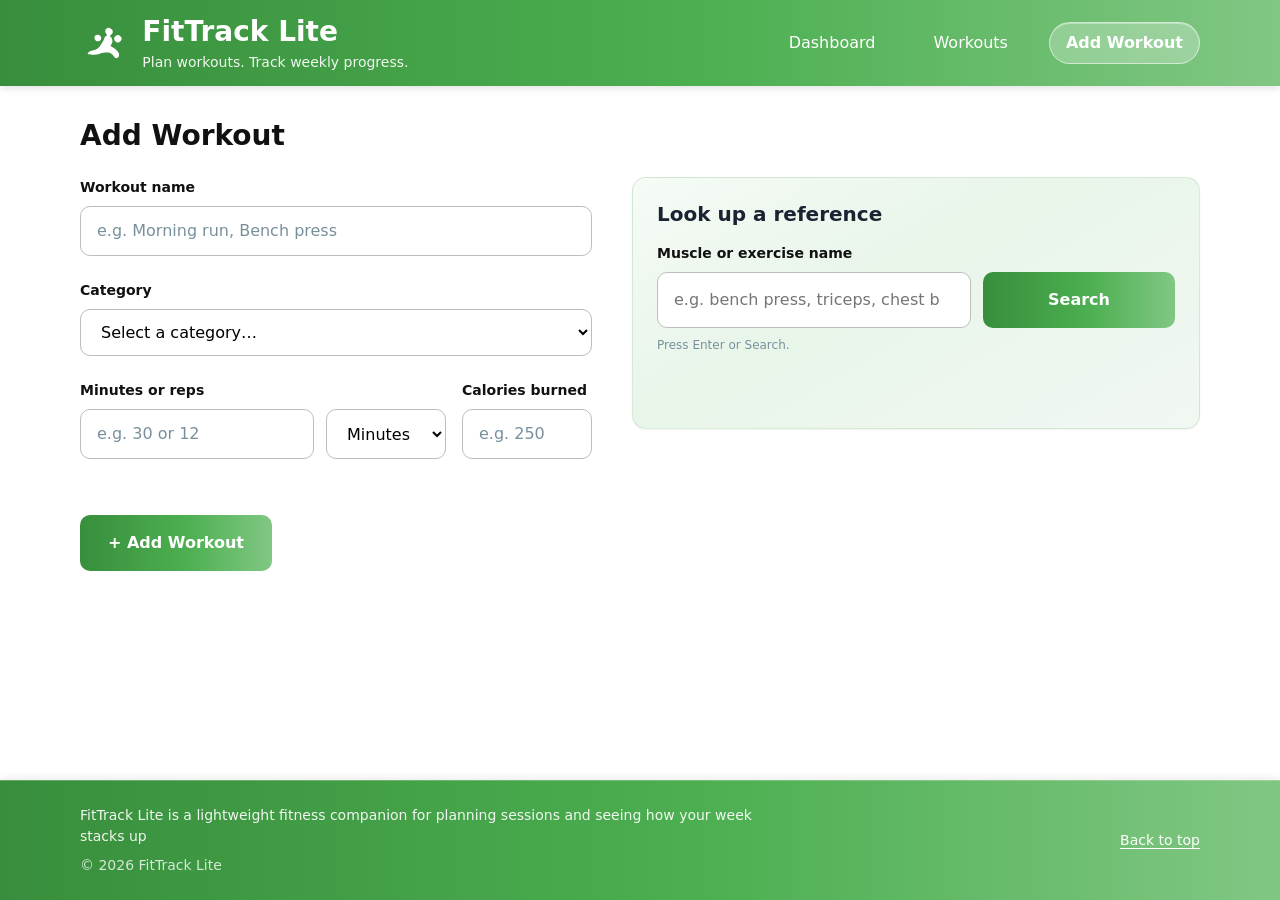
<file: add-workout.html>
<!DOCTYPE html>
<html lang="en">
<head>
  <meta charset="UTF-8">
  <meta name="viewport" content="width=device-width, initial-scale=1.0">
  <meta name="description" content="FitTrack Lite — Log workouts, set duration or reps, and search exercises to build sessions faster.">
  <!-- Exercise demos: same-origin GET /api/exercisedb (Vercel serverless). Set EXERCISEDB_RAPIDAPI_KEY in Vercel → Environment Variables. -->
  <meta name="fittrack-exercisedb-proxy" content="/api/exercisedb">
  <title>FitTrack Lite — Add Workout</title>
  <link rel="stylesheet" href="css/styles.css">
</head>
<body>
  <div class="page-rail page-rail--left" role="presentation" aria-hidden="true"></div>
  <div class="page-rail page-rail--right" role="presentation" aria-hidden="true"></div>
  <header class="site-header">
    <div class="site-header_inner">
      <a class="site-header_brand" href="index.html">
        <svg class="site-header_logo" xmlns="http://www.w3.org/2000/svg" viewBox="0 0 72 87" aria-hidden="true" focusable="false" preserveAspectRatio="xMidYMid meet">

        <g transform="translate(0,87) scale(0.1,-0.1)"
            fill="currentColor"
            stroke="none">

            <!-- Main runner shape (cleaned) -->
            <path d="M410 660
                    c-24 -24 -25 -48 -3 -80
                    c16 -22 16 -24 -5 -38
                    c-12 -8 -22 -20 -22 -26
                    c0 -19 -51 -110 -79 -139
                    c-33 -37 -54 -48 -115 -61
                    c-54 -12 -81 -40 -56 -57
                    c18 -12 150 -5 179 10
                    c11 6 47 14 80 17
                    c50 6 65 3 93 -14
                    c19 -12 40 -33 46 -47
                    c15 -32 56 -34 72 -4
                    c25 45 -9 98 -93 149
                    c-34 20 -36 24 -24 39
                    c22 26 26 47 16 85
                    c-6 21 -18 37 -30 41
                    c-12 4 -6 12 15 28
                    c18 14 25 25 25 50
                    c0 20 -8 31 -30 43
                    c-38 20 -46 19 -70 -5z"/>

            <!-- Left arm/leg -->
            <path d="M253 559
                    c-30 -11 -38 -45 -19 -74
                    c29 -44 96 -24 96 29
                    c0 37 -39 59 -77 45z"/>

            <!-- Right arm/leg -->
            <path d="M553 543
                    c-32 -21 -30 -66 2 -87
                    c33 -22 48 -20 73 7
                    c28 30 28 48 -1 75
                    c-27 26 -44 27 -74 5z"/>

        </g>
        </svg>
        <span class="site-header_brand-stack">
          <span class="site-header_title">FitTrack Lite</span>
          <span class="site-header_tagline">Plan workouts. Track weekly progress.</span>
        </span>
      </a>
      <button type="button" class="site-header_menu-btn" aria-expanded="false" aria-controls="site-nav-menu">
        <span class="visually-hidden">Toggle menu</span>
        <span class="site-header_menu-icon" aria-hidden="true"><span></span></span>
      </button>
      <nav id="site-nav-menu" class="site-header_nav" aria-label="Main">
        <ul class="site-nav">
          <li><a href="index.html">Dashboard</a></li>
          <li><a href="workouts.html">Workouts</a></li>
          <li><a href="add-workout.html" aria-current="page">Add Workout</a></li>
        </ul>
      </nav>
    </div>
  </header>

  <main class="container" id="main">
    <h1 class="page-title">Add Workout</h1>

    <div class="add-workout-layout">
      <div class="add-workout-form-col">
        <form class="form-stack" action="#" method="post" novalidate>
          <div class="form-field">
            <label for="workout-name">Workout name</label>
            <input id="workout-name" name="workout-name" type="text" autocomplete="off" maxlength="120" required aria-describedby="workout-name-hint" placeholder="e.g. Morning run, Bench press">
          </div>
          <div class="form-field">
            <label for="category">Category</label>
            <select id="category" name="category" required aria-describedby="category-hint">
              <option value="" disabled selected hidden>Select a category…</option>
              <option value="Cardio">Cardio</option>
              <option value="Strength">Strength</option>
              <option value="Flexibility">Flexibility</option>
            </select>
          </div>
          <div class="form-row-split">
            <div class="form-field">
              <label for="duration-value">Minutes or reps</label>
              <div class="form-duration-row">
                <input id="duration-value" name="duration-value" type="text" inputmode="numeric" autocomplete="off" required aria-describedby="duration-hint" placeholder="e.g. 30 or 12">
                <select id="duration-unit" name="duration-unit" aria-label="Use value as minutes or repetitions">
                  <option value="min">Minutes</option>
                  <option value="reps">Reps</option>
                </select>
              </div>
            </div>
            <div class="form-field">
              <label for="calories">Calories burned</label>
              <input id="calories" name="calories" type="text" inputmode="numeric" autocomplete="off" required aria-describedby="calories-hint" placeholder="e.g. 250">
            </div>
          </div>
          <div class="form-actions">
            <button type="submit" class="btn-primary">+ Add Workout</button>
          </div>
        </form>
      </div>

      <aside class="exercise-db-panel" aria-label="Exercise demos">
        <h2 class="exercise-db-panel_title">Look up a reference</h2>
        <div class="exercise-db-search-block">
          <label for="exercisedb-search" class="exercise-db-search-label">Muscle or exercise name </label>
          <div class="exercise-db-search-row">
            <input id="exercisedb-search" class="exercise-db-search-input" type="search" placeholder="e.g. bench press, triceps, chest bench press" autocomplete="off" aria-describedby="exercisedb-search-hint">
            <button type="button" class="btn-primary exercise-db-search-btn" id="exercisedb-search-btn">Search</button>
          </div>
          <p id="exercisedb-search-hint" class="form-field-hint">Press Enter or Search.</p>
        </div>

        <p id="exercisedb-status" class="exercise-db-status" role="status" aria-live="polite"></p>
        <div id="exercisedb-results" class="exercise-db-results"></div>
      </aside>
    </div>
  </main>

  <footer class="site-footer">
    <div class="container site-footer_inner">
      <div class="site-footer_copy">
        <p class="site-footer_tagline">FitTrack Lite is a lightweight fitness companion for planning sessions and seeing how your week stacks up</p>
        <p class="site-footer_text">&copy; 2026 FitTrack Lite</p>
      </div>
      <a class="site-footer_link" href="#main">Back to top</a>
    </div>
  </footer>

  <script src="js/nav.js" defer></script>
  <script src="js/add-workout.js" defer></script>
  <script src="js/exercise-db-search.js" defer></script>
</body>
</html>
</file>
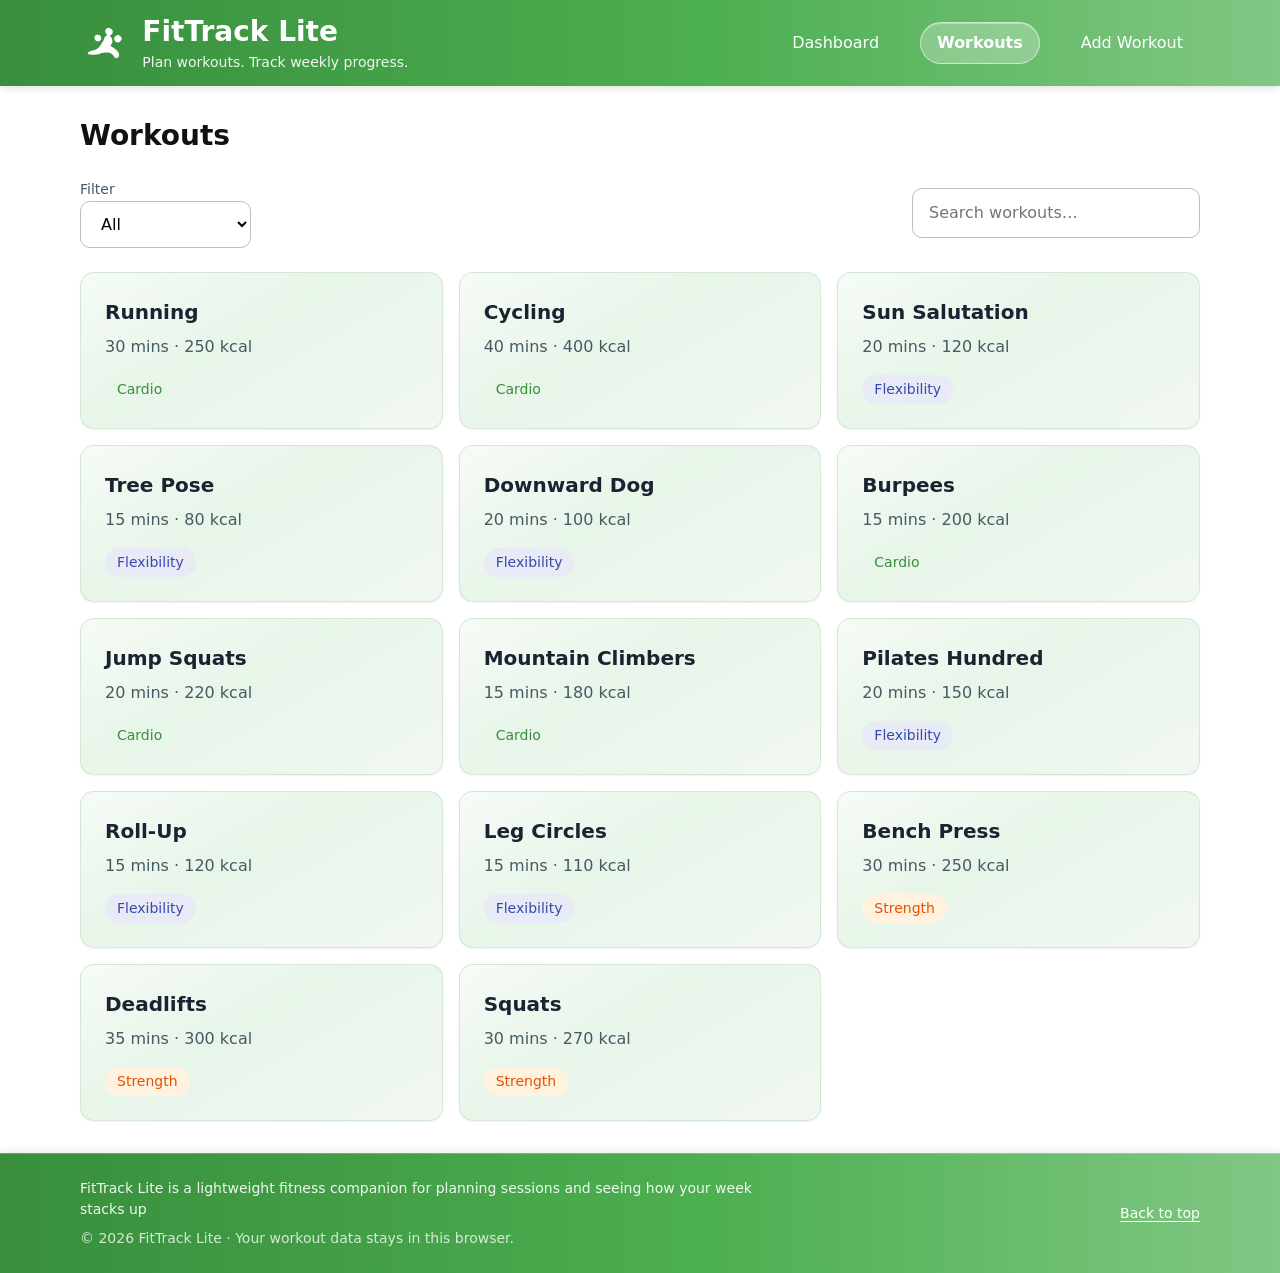
<file: workouts.html>
<!DOCTYPE html>
<html lang="en">
<head>
  <meta charset="UTF-8">
  <meta name="viewport" content="width=device-width, initial-scale=1.0">
  <meta name="description" content="FitTrack Lite — Browse saved workouts by category, review details, and keep your training history in one place.">
  <title>FitTrack Lite — Workouts</title>
  <link rel="stylesheet" href="css/styles.css">
</head>
<body>
  <div class="page-rail page-rail--left" role="presentation" aria-hidden="true"></div>
  <div class="page-rail page-rail--right" role="presentation" aria-hidden="true"></div>
  <header class="site-header">
    <div class="site-header_inner">
      <a class="site-header_brand" href="index.html">
        <svg class="site-header_logo" xmlns="http://www.w3.org/2000/svg" viewBox="0 0 72 87" aria-hidden="true" focusable="false" preserveAspectRatio="xMidYMid meet">

        <g transform="translate(0,87) scale(0.1,-0.1)"
            fill="currentColor"
            stroke="none">

            <!-- Main runner shape (cleaned) -->
            <path d="M410 660
                    c-24 -24 -25 -48 -3 -80
                    c16 -22 16 -24 -5 -38
                    c-12 -8 -22 -20 -22 -26
                    c0 -19 -51 -110 -79 -139
                    c-33 -37 -54 -48 -115 -61
                    c-54 -12 -81 -40 -56 -57
                    c18 -12 150 -5 179 10
                    c11 6 47 14 80 17
                    c50 6 65 3 93 -14
                    c19 -12 40 -33 46 -47
                    c15 -32 56 -34 72 -4
                    c25 45 -9 98 -93 149
                    c-34 20 -36 24 -24 39
                    c22 26 26 47 16 85
                    c-6 21 -18 37 -30 41
                    c-12 4 -6 12 15 28
                    c18 14 25 25 25 50
                    c0 20 -8 31 -30 43
                    c-38 20 -46 19 -70 -5z"/>

            <!-- Left arm/leg -->
            <path d="M253 559
                    c-30 -11 -38 -45 -19 -74
                    c29 -44 96 -24 96 29
                    c0 37 -39 59 -77 45z"/>

            <!-- Right arm/leg -->
            <path d="M553 543
                    c-32 -21 -30 -66 2 -87
                    c33 -22 48 -20 73 7
                    c28 30 28 48 -1 75
                    c-27 26 -44 27 -74 5z"/>

        </g>
        </svg>
        <span class="site-header_brand-stack">
          <span class="site-header_title">FitTrack Lite</span>
          <span class="site-header_tagline">Plan workouts. Track weekly progress.</span>
        </span>
      </a>
      <button type="button" class="site-header_menu-btn" aria-expanded="false" aria-controls="site-nav-menu">
        <span class="visually-hidden">Toggle menu</span>
        <span class="site-header_menu-icon" aria-hidden="true"><span></span></span>
      </button>
      <nav id="site-nav-menu" class="site-header_nav" aria-label="Main">
        <ul class="site-nav">
          <li><a href="index.html">Dashboard</a></li>
          <li><a href="workouts.html" aria-current="page">Workouts</a></li>
          <li><a href="add-workout.html">Add Workout</a></li>
        </ul>
      </nav>
    </div>
  </header>

  <main class="container" id="main">
    <h1 class="page-title">Workouts</h1>

    <div id="assign-banner" class="workouts-assign-banner is-hidden" role="region" aria-live="polite" aria-label="Planner assignment"></div>

    <div class="workouts-toolbar">
      <div>
        <label class="workouts-toolbar_label" for="category-filter">Filter</label>
        <select id="category-filter" class="workouts-toolbar_search" aria-label="Filter by category">
          <option value="all" selected>All</option>
          <option value="cardio">Cardio</option>
          <option value="flexibility">Flexibility</option>
          <option value="strength">Strength</option>
        </select>
      </div>
      <input id="workout-search" class="workouts-toolbar_search" type="search" name="q" placeholder="Search workouts…" autocomplete="off" aria-label="Search workouts">
    </div>

    <section id="workout-grid" class="workout-grid" aria-label="Workout library">
      <p class="workout-grid_empty">Loading workouts…</p>
    </section>
  </main>

  <footer class="site-footer">
    <div class="container site-footer_inner">
      <div class="site-footer_copy">
        <p class="site-footer_tagline">FitTrack Lite is a lightweight fitness companion for planning sessions and seeing how your week stacks up</p>
        <p class="site-footer_text">&copy; 2026 FitTrack Lite · Your workout data stays in this browser.</p>
      </div>
      <a class="site-footer_link" href="#main">Back to top</a>
    </div>
  </footer>

  <script src="js/nav.js" defer></script>
  <script src="js/planner-state.js" defer></script>
  <script src="js/workouts.js" defer></script>
</body>
</html>
</file>
<file: css/styles.css>
:root {
  /* ----- Brand & surfaces (mockup: green chrome, white page, soft cards) ----- */
  /* Slightly lighter greens (header strip + footer + links) */
  --color-primary: #388e3c;
  --color-primary-hover: #2e7d32;
  --color-primary-muted: #4caf50;
  --color-primary-light: #81c784;
  --color-on-primary: #ffffff;

  --color-surface: #ffffff;
  --color-surface-elevated: #fafafa;
  --color-surface-card: #f5f5f5;
  /* Soft light-green tint for cards & planner (subtle gradient, not flat white) */
  --gradient-surface-card: linear-gradient(
    150deg,
    #f6fbf6 0%,
    #e8f5e9 42%,
    #f1f8f2 100%
  );
  --gradient-surface-card-strong: linear-gradient(
    155deg,
    #e8f5e9 0%,
    #dcedc8 55%,
    #f1f8e9 100%
  );
  --color-card-border-soft: rgba(56, 142, 60, 0.14);
  --color-border: #e0e0e0;
  --color-border-strong: #bdbdbd;

  /* Header bar gradient (approximates mockup green strip) */
  --gradient-header: linear-gradient(
    90deg,
    var(--color-primary) 0%,
    var(--color-primary-muted) 55%,
    var(--color-primary-light) 100%
  );

  /* Typography */
  --color-text: #1a2332;
  --color-text-secondary: #455a64;
  --color-text-muted: #78909c;

  --font-sans: system-ui, -apple-system, "Segoe UI", Roboto, "Helvetica Neue", Arial,
    sans-serif;
  --font-size-xs: 0.75rem;
  --font-size-sm: 0.875rem;
  --font-size-base: 1rem;
  --font-size-md: 1.0625rem;
  --font-size-lg: 1.25rem;
  --font-size-xl: 1.5rem;
  --font-size-2xl: 1.75rem;

  --font-weight-normal: 400;
  --font-weight-medium: 500;
  --font-weight-semibold: 600;
  --font-weight-bold: 700;

  --line-height-tight: 1.25;
  --line-height-body: 1.5;
  --line-height-relaxed: 1.6;

  /* Spacing scale (rem) */
  --space-2xs: 0.25rem;
  --space-xs: 0.5rem;
  --space-sm: 0.75rem;
  --space-md: 1rem;
  --space-lg: 1.5rem;
  --space-xl: 2rem;
  --space-2xl: 2.5rem;
  --space-3xl: 3rem;

  /* Radius */
  --radius-sm: 6px;
  --radius-md: 10px;
  --radius-lg: 14px;
  --radius-pill: 999px;

  /* Shadows */
  --shadow-sm: 0 1px 2px rgba(26, 35, 50, 0.06);
  --shadow-md: 0 4px 12px rgba(26, 35, 50, 0.08);
  --shadow-header: 0 2px 8px rgba(0, 0, 0, 0.12);

  /* Motion */
  --duration-fast: 150ms;
  --duration-normal: 220ms;
  --ease-standard: cubic-bezier(0.4, 0, 0.2, 1);

  /* Full-page background (Unsplash: two women practicing yoga in a park) */
  --page-bg-image: url("https://images.unsplash.com/photo-1758274526399-a541ea816be9?auto=format&fit=crop&w=1920&q=80");
  /* Lower alpha = less wash, background photo reads stronger */
  --page-bg-overlay: rgba(255, 255, 255, 0.50);

  /* Side rails (wide viewports): Edgar Chaparro / Unsplash; iStock #1081527678 — use your license for production. */
  --page-rail-left-image: url("https://images.unsplash.com/photo-1526506118085-60ce8714f8c5?auto=format&fit=crop&w=1600&q=85");
  --page-rail-right-image: url("https://images.unsplash.com/photo-1526506118085-60ce8714f8c5?auto=format&fit=crop&w=1600&q=85");
  /* Rails over body bg: lower = more yoga photo shows through */
  --page-rail-left-opacity: 30%;
  --page-rail-right-opacity: var(--page-rail-left-opacity);
  /* Inner edge of side rails: lower % = wider soft blend into center */
  --page-rail-mask-fade-from: 68%;

  /* Layout */
  --layout-max-width: 72rem;
  --layout-padding-x: var(--space-md);
  /* Taller green header bar (brand + two-line tagline + nav) */
  --header-height: 5.375rem;
  /* Responsive: nav & major layout shifts at this width */
  --bp-md: 48rem;

  /* Form controls */
  --input-bg: var(--color-surface);
  --input-border: var(--color-border-strong);
  --input-focus-ring: 0 0 0 3px rgba(56, 142, 60, 0.35);

  /* Category tags (workout cards) */
  --tag-cardio-bg: #e8f5e9;
  --tag-cardio-text: #388e3c;
  --tag-flex-bg: #e8eaf6;
  --tag-flex-text: #3949ab;
  --tag-strength-bg: #fff3e0;
  --tag-strength-text: #e65100;

  /* Feedback */
  --color-success: #388e3c;
}

/* =============================================================================
   Global reset & base
   ============================================================================= */

*,
*::before,
*::after {
  box-sizing: border-box;
}

html {
  -webkit-text-size-adjust: 100%;
}

body {
  margin: 0;
  min-height: 100vh;
  display: flex;
  flex-direction: column;
  font-family: var(--font-sans);
  font-size: var(--font-size-base);
  line-height: var(--line-height-body);
  font-weight: var(--font-weight-normal);
  color: var(--color-text);
  background-color: var(--color-surface);
  background-image: linear-gradient(var(--page-bg-overlay), var(--page-bg-overlay)),
    var(--page-bg-image);
  background-size: cover;
  background-position: center;
  background-repeat: no-repeat;
  background-attachment: scroll;
}

@media (prefers-reduced-motion: no-preference) {
  body {
    background-attachment: fixed;
  }
}

@media (prefers-reduced-motion: reduce) {
  body {
    background-attachment: scroll;
  }
}

@media (hover: none), (pointer: coarse) {
  body {
    background-attachment: scroll;
  }
}

/* Fixed photo strips left/right of main column (tablet/desktop only) */
.page-rail {
  display: none;
}

@media (min-width: 48rem) {
  .page-rail {
    display: block;
    position: fixed;
    top: 0;
    bottom: 0;
    z-index: 0;
    width: calc((100vw - min(var(--layout-max-width), 100vw - 2 * var(--layout-padding-x))) / 2);
    max-width: 26rem;
    min-width: 0;
    pointer-events: none;
    background-size: cover;
    background-position: center;
    background-repeat: no-repeat;
  }

  .page-rail--left {
    left: 0;
    background-image: var(--page-rail-left-image);
    opacity: var(--page-rail-left-opacity);
    /* Fade toward center so there’s no sharp border with main content */
    -webkit-mask-image: linear-gradient(
      to right,
      #000 0%,
      #000 var(--page-rail-mask-fade-from),
      transparent 100%
    );
    mask-image: linear-gradient(
      to right,
      #000 0%,
      #000 var(--page-rail-mask-fade-from),
      transparent 100%
    );
    mask-size: 100% 100%;
    -webkit-mask-size: 100% 100%;
    mask-repeat: no-repeat;
    -webkit-mask-repeat: no-repeat;
  }

  .page-rail--right {
    right: 0;
    background-image: var(--page-rail-right-image);
    opacity: var(--page-rail-right-opacity);
    -webkit-mask-image: linear-gradient(
      to left,
      #000 0%,
      #000 var(--page-rail-mask-fade-from),
      transparent 100%
    );
    mask-image: linear-gradient(
      to left,
      #000 0%,
      #000 var(--page-rail-mask-fade-from),
      transparent 100%
    );
    mask-size: 100% 100%;
    -webkit-mask-size: 100% 100%;
    mask-repeat: no-repeat;
    -webkit-mask-repeat: no-repeat;
  }
}

img {
  max-width: 100%;
  height: auto;
  display: block;
}

a {
  color: var(--color-primary);
  text-decoration-thickness: 1px;
  text-underline-offset: 0.15em;
}

a:hover {
  color: var(--color-primary-hover);
}

:focus-visible {
  outline: 2px solid var(--color-primary-muted);
  outline-offset: 2px;
}

@media (prefers-reduced-motion: reduce) {
  *,
  *::before,
  *::after {
    animation-duration: 0.01ms !important;
    animation-iteration-count: 1 !important;
    transition-duration: 0.01ms !important;
  }
}

/* =============================================================================
   Layout helpers (optional; use with components later)
   ============================================================================= */

.container {
  width: 100%;
  max-width: var(--layout-max-width);
  margin-inline: auto;
  padding-inline: var(--layout-padding-x);
}

.visually-hidden {
  position: absolute;
  width: 1px;
  height: 1px;
  padding: 0;
  margin: -1px;
  overflow: hidden;
  clip: rect(0, 0, 0, 0);
  white-space: nowrap;
  border: 0;
}

/* ----- Site header & navigation (all pages) ----- */

.site-header {
  position: relative;
  z-index: 20;
  background: var(--gradient-header);
  color: var(--color-on-primary);
  box-shadow: var(--shadow-header);
}

.site-header_inner {
  display: flex;
  flex-wrap: wrap;
  align-items: center;
  justify-content: space-between;
  gap: var(--space-sm) var(--space-md);
  min-height: var(--header-height);
  max-width: var(--layout-max-width);
  margin-inline: auto;
  padding-inline: var(--layout-padding-x);
}

/* Mobile menu button (hidden on wide screens) */
.site-header_menu-btn {
  display: none;
  align-items: center;
  justify-content: center;
  margin: 0;
  padding: var(--space-xs) var(--space-sm);
  border: 1px solid rgba(255, 255, 255, 0.5);
  border-radius: var(--radius-sm);
  background: rgba(255, 255, 255, 0.12);
  color: inherit;
  cursor: pointer;
  line-height: 1;
}

.site-header_menu-btn:hover {
  background: rgba(255, 255, 255, 0.22);
}

.site-header_menu-icon {
  display: block;
  position: relative;
  width: 1.35rem;
  height: 1rem;
}

.site-header_menu-icon::before,
.site-header_menu-icon::after,
.site-header_menu-icon span {
  position: absolute;
  left: 0;
  right: 0;
  height: 2px;
  background: currentColor;
  border-radius: 1px;
}

.site-header_menu-icon::before {
  content: "";
  top: 0;
}

.site-header_menu-icon span {
  top: 50%;
  margin-top: -1px;
  display: block;
  font-size: 0;
  line-height: 0;
}

.site-header_menu-icon::after {
  content: "";
  bottom: 0;
}

@media (max-width: 47.99rem) {
  .site-header_menu-btn {
    display: inline-flex;
  }

  .site-header_nav {
    display: none;
    flex-basis: 100%;
    width: 100%;
    padding-top: var(--space-sm);
    margin-top: var(--space-xs);
    border-top: 1px solid rgba(255, 255, 255, 0.28);
  }

  .site-header_nav.is-open {
    display: block;
  }

  .site-header_nav .site-nav {
    flex-direction: column;
    align-items: stretch;
    gap: 0;
  }

  .site-header_nav .site-nav a {
    padding: var(--space-sm) var(--space-md);
    border-radius: var(--radius-md);
    border-bottom: 1px solid rgba(255, 255, 255, 0.18);
  }

  .site-header_nav .site-nav a:hover {
    background: rgba(255, 255, 255, 0.06);
  }

  .site-header_nav .site-nav a[aria-current="page"] {
    background: rgba(255, 255, 255, 0.22);
    box-shadow: inset 3px 0 0 rgba(255, 255, 255, 0.85);
  }

  .site-header_nav .site-nav li:last-child a {
    border-bottom: none;
  }
}

@media (min-width: 48rem) {
  .site-header_inner {
    flex-wrap: nowrap;
  }

  .site-header_nav {
    display: block;
    flex: 0 0 auto;
  }

  .site-header_nav .site-nav {
    flex-direction: row;
  }
}

.site-header a {
  color: inherit;
  text-decoration: none;
}

.site-header a:hover {
  color: inherit;
  text-underline-offset: 0.2em;
}

.site-header_brand {
  display: inline-flex;
  align-items: center;
  gap: var(--space-md);
  line-height: var(--line-height-tight);
  min-width: 0;
}

.site-header_brand-stack {
  display: flex;
  flex-direction: column;
  align-items: flex-start;
  gap: 0.2rem;
  min-width: 0;
}

.site-header_title {
  font-weight: var(--font-weight-bold);
  font-size: clamp(var(--font-size-lg), 2.4vw, var(--font-size-2xl));
  line-height: var(--line-height-tight);
}

.site-header_tagline {
  font-weight: var(--font-weight-normal);
  font-size: var(--font-size-sm);
  line-height: 1.35;
  opacity: 0.92;
  max-width: 20rem;
}

/* Runner icon — height drives scale; width follows viewBox (72×87) */
.site-header_logo {
  height: clamp(2.875rem, 5.5vw, 3.5rem);
  width: auto;
  flex-shrink: 0;
  display: block;
  overflow: visible;
}

.site-nav {
  display: flex;
  flex-wrap: wrap;
  align-items: center;
  gap: var(--space-xs) var(--space-lg);
  list-style: none;
  margin: 0;
  padding: 0;
}

.site-nav a {
  display: block;
  font-weight: var(--font-weight-medium);
  padding: var(--space-xs) var(--space-md);
  border-radius: var(--radius-pill);
  border: 1px solid transparent;
  transition: background var(--duration-fast) var(--ease-standard),
    box-shadow var(--duration-fast) var(--ease-standard);
}

.site-nav a:hover {
  background: rgba(255, 255, 255, 0.08);
}

.site-nav a[aria-current="page"] {
  font-weight: var(--font-weight-semibold);
  background: rgba(255, 255, 255, 0.26);
  border-color: rgba(255, 255, 255, 0.55);
  box-shadow: inset 0 1px 0 rgba(255, 255, 255, 0.35);
}

/* Main content area */
main {
  position: relative;
  z-index: 1;
  padding-block: var(--space-xl);
  flex: 1 0 auto;
}

.page-title {
  margin: 0 0 var(--space-md);
  font-size: var(--font-size-2xl);
  font-weight: var(--font-weight-bold);
  line-height: var(--line-height-tight);
  color: #111111;
}

/* ----- Dashboard: daily quote (API Ninjas) ----- */

.daily-quote {
  margin: 0 0 var(--space-lg);
  padding: var(--space-xl);
  background: var(--gradient-surface-card);
  border: 1px solid var(--color-card-border-soft);
  border-radius: var(--radius-lg);
  box-shadow: var(--shadow-sm);
}

.daily-quote_text {
  margin: 0;
  font-size: clamp(1.5rem, 4vw, 2.25rem);
  font-weight: var(--font-weight-semibold);
  line-height: var(--line-height-relaxed);
  color: var(--color-text);
  font-style: italic;
  letter-spacing: -0.01em;
}

.daily-quote_author {
  margin: var(--space-md) 0 0;
  font-size: var(--font-size-lg);
  font-weight: var(--font-weight-medium);
  color: var(--color-text-secondary);
  font-style: normal;
}

/* ----- Dashboard: weekly progress (single bar at top) ----- */

.dashboard-progress {
  margin-top: var(--space-lg);
  margin-bottom: 0;
  padding: var(--space-lg);
  background: var(--gradient-surface-card);
  border: 1px solid var(--color-card-border-soft);
  border-radius: var(--radius-lg);
  box-shadow: var(--shadow-sm);
}

/* Nested at bottom of weekly planner: one unified card */
.weekly-planner .dashboard-progress {
  margin-top: var(--space-xl);
  margin-bottom: 0;
  padding: var(--space-lg) 0 0;
  background: transparent;
  border: none;
  border-radius: 0;
  border-top: 1px solid var(--color-card-border-soft);
  box-shadow: none;
}

.dashboard-progress_header {
  display: flex;
  align-items: center;
  justify-content: space-between;
  gap: var(--space-md);
  margin-bottom: var(--space-md);
}

.dashboard-progress_title {
  margin: 0;
  font-size: var(--font-size-lg);
  font-weight: var(--font-weight-bold);
  color: var(--color-text);
}

.dashboard-progress_pct {
  margin: 0;
  font-size: var(--font-size-xl);
  font-weight: var(--font-weight-bold);
  color: var(--color-primary);
  flex-shrink: 0;
}

.dashboard-progress_track {
  height: var(--space-sm);
  border-radius: var(--radius-pill);
  background: var(--color-border);
  overflow: hidden;
  margin-bottom: var(--space-sm);
}

.dashboard-progress_fill {
  height: 100%;
  width: 0%;
  border-radius: var(--radius-pill);
  background: var(--gradient-header);
  transition: width var(--duration-normal) var(--ease-standard);
}

.dashboard-progress_meta {
  margin: 0;
  font-size: var(--font-size-base);
  color: var(--color-text-secondary);
}

/* ----- Workouts: toolbar + card grid — stack vs multi-column ----- */

.workouts-toolbar {
  display: flex;
  flex-direction: column;
  gap: var(--space-md);
  margin: var(--space-lg) 0;
}

@media (min-width: 48rem) {
  .workouts-toolbar {
    flex-direction: row;
    align-items: center;
    justify-content: space-between;
  }
}

.workouts-toolbar_label {
  font-size: var(--font-size-sm);
  font-weight: var(--font-weight-medium);
  color: var(--color-text-secondary);
}

.workouts-toolbar_search,
.workouts-toolbar select {
  width: 100%;
  padding: var(--space-sm) var(--space-md);
  border: 1px solid var(--input-border);
  border-radius: var(--radius-md);
  font: inherit;
  background: var(--input-bg);
}

@media (min-width: 48rem) {
  .workouts-toolbar_search,
  .workouts-toolbar select {
    max-width: 18rem;
  }
}

.workout-grid {
  display: grid;
  gap: var(--space-md);
  /* Mobile: single column; desktop: up to 3 columns */
  grid-template-columns: 1fr;
}

.workouts-assign-banner {
  margin-bottom: var(--space-lg);
  padding: var(--space-md) var(--space-lg);
  background: #e8f5e9;
  border: 1px solid var(--color-primary-muted);
  border-radius: var(--radius-md);
  font-size: var(--font-size-sm);
  color: var(--color-text);
}

.workouts-assign-banner.is-hidden {
  display: none;
}

.workouts-assign-banner_inner {
  display: flex;
  flex-direction: column;
  align-items: stretch;
  gap: var(--space-md);
}

@media (min-width: 36rem) {
  .workouts-assign-banner_inner {
    flex-direction: row;
    align-items: center;
    justify-content: space-between;
    gap: var(--space-lg);
  }
}

.workouts-assign-banner_message {
  margin: 0;
  flex: 1 1 auto;
  min-width: 0;
  line-height: var(--line-height-body);
}

.workouts-assign-banner_actions {
  display: flex;
  flex-wrap: wrap;
  align-items: center;
  justify-content: flex-end;
  gap: var(--space-sm);
  flex-shrink: 0;
}

.workouts-assign-banner_btn {
  display: inline-flex;
  align-items: center;
  justify-content: center;
  padding: var(--space-xs) var(--space-md);
  min-height: 2.25rem;
  border-radius: var(--radius-md);
  font: inherit;
  font-size: var(--font-size-sm);
  font-weight: var(--font-weight-semibold);
  text-decoration: none;
  cursor: pointer;
  transition: filter var(--duration-fast) var(--ease-standard),
    box-shadow var(--duration-fast) var(--ease-standard),
    border-color var(--duration-fast) var(--ease-standard);
}

.workouts-assign-banner_btn--done {
  border: none;
  background: var(--gradient-header);
  color: var(--color-on-primary);
  box-shadow: var(--shadow-sm);
}

.workouts-assign-banner_btn--done:hover {
  filter: brightness(1.06);
}

.workouts-assign-banner_btn--cancel {
  border: 1px solid var(--color-primary-muted);
  background: var(--color-surface);
  color: var(--color-primary);
}

.workouts-assign-banner_btn--cancel:hover {
  border-color: var(--color-primary);
  background: rgba(255, 255, 255, 0.95);
}

.workouts-assign-banner_btn:focus-visible {
  outline: 2px solid var(--color-primary-muted);
  outline-offset: 2px;
}

.workouts-assign-banner strong {
  color: var(--color-primary);
}

.workouts-assign-banner__note {
  margin: var(--space-sm) 0 0;
  padding: 0;
  font-size: var(--font-size-sm);
  color: var(--color-text-muted);
}

.workout-card--interactive {
  cursor: pointer;
  transition: box-shadow var(--duration-fast) var(--ease-standard),
    border-color var(--duration-fast) var(--ease-standard),
    filter var(--duration-fast) var(--ease-standard);
}

.workout-card--interactive:hover {
  border-color: var(--color-primary-muted);
  box-shadow: var(--shadow-md);
}

.workout-card--selectable:focus {
  outline: none;
}

.workout-card--selectable:focus-visible {
  outline: 2px solid var(--color-primary-muted);
  outline-offset: 2px;
}

.workout-card--interactive.workout-card--selected {
  border-color: var(--color-primary);
  box-shadow:
    0 0 0 2px rgba(56, 142, 60, 0.38),
    var(--shadow-md);
  background: linear-gradient(
    155deg,
    #f1f8f3 0%,
    #e8f5e9 52%,
    #f5faf6 100%
  );
}

.workout-card--interactive.workout-card--selected:hover {
  border-color: var(--color-primary-hover);
  filter: brightness(1.02);
}

.workout-grid_empty {
  grid-column: 1 / -1;
  margin: 0;
  padding: var(--space-xl);
  text-align: center;
  color: var(--color-text-secondary);
  font-size: var(--font-size-sm);
  background: var(--gradient-surface-card);
  border: 1px dashed var(--color-card-border-soft);
  border-radius: var(--radius-md);
}

@media (min-width: 48rem) {
  .workout-grid {
    grid-template-columns: repeat(3, 1fr);
  }
}

.workout-card {
  padding: var(--space-lg);
  background: var(--gradient-surface-card);
  border: 1px solid var(--color-card-border-soft);
  border-radius: var(--radius-lg);
  box-shadow: var(--shadow-sm);
}

.workout-card_title {
  margin: 0 0 var(--space-xs);
  font-size: var(--font-size-lg);
  font-weight: var(--font-weight-semibold);
}

.workout-card_meta {
  margin: 0;
  font-size: var(--font-size-base);
  color: var(--color-text-secondary);
}

.workout-card_tag {
  display: inline-block;
  margin-top: var(--space-md);
  padding: var(--space-2xs) var(--space-sm);
  border-radius: var(--radius-pill);
  font-size: var(--font-size-sm);
  font-weight: var(--font-weight-medium);
}

.workout-card_tag--cardio {
  background: var(--tag-cardio-bg);
  color: var(--tag-cardio-text);
}

.workout-card_tag--flex {
  background: var(--tag-flex-bg);
  color: var(--tag-flex-text);
}

.workout-card_tag--strength {
  background: var(--tag-strength-bg);
  color: var(--tag-strength-text);
}

/* ----- Add workout: form rows — stack vs side-by-side ----- */

.add-workout-layout {
  display: grid;
  gap: var(--space-xl);
  margin-top: var(--space-lg);
  align-items: start;
}

@media (min-width: 60rem) {
  .add-workout-layout {
    grid-template-columns: minmax(0, 32rem) minmax(0, 1fr);
    gap: var(--space-2xl);
  }
}

.add-workout-form-col .form-stack {
  margin-top: 0;
}

.add-workout-form-col .form-field label {
  color: #111111;
  font-weight: var(--font-weight-bold);
}

.add-workout-form-col .form-field-hint {
  color: var(--color-text-secondary);
}

.add-workout-form-col .form-field input::placeholder {
  color: var(--color-text-muted);
  opacity: 1;
}

.add-workout-layout .exercise-db-search-label {
  color: #111111;
  font-weight: var(--font-weight-bold);
}

.exercise-db-panel {
  padding: var(--space-lg);
  background: var(--gradient-surface-card);
  border: 1px solid var(--color-card-border-soft);
  border-radius: var(--radius-lg);
  box-shadow: var(--shadow-sm);
}

.exercise-db-panel_title {
  margin: 0 0 var(--space-sm);
  font-size: var(--font-size-lg);
  font-weight: var(--font-weight-bold);
  line-height: var(--line-height-tight);
}

.exercise-db-panel_intro {
  margin: 0 0 var(--space-md);
  font-size: var(--font-size-sm);
  color: var(--color-text-secondary);
  line-height: var(--line-height-relaxed);
}

.exercise-db-panel_intro a {
  font-weight: var(--font-weight-medium);
}

.exercise-db-search-block {
  margin-top: var(--space-md);
}

.exercise-db-search-label {
  display: block;
  margin-bottom: var(--space-xs);
  font-size: var(--font-size-sm);
  font-weight: var(--font-weight-medium);
  color: var(--color-text-secondary);
}

.exercise-db-search-block .form-field-hint {
  margin-top: var(--space-xs);
}

.exercise-db-search-row {
  display: flex;
  flex-wrap: wrap;
  gap: var(--space-sm);
  align-items: stretch;
}

.exercise-db-search-input {
  flex: 1 1 12rem;
  min-width: 0;
  padding: var(--space-sm) var(--space-md);
  border: 1px solid var(--input-border);
  border-radius: var(--radius-md);
  font: inherit;
  background: var(--input-bg);
}

.exercise-db-search-btn {
  flex: 0 0 auto;
  width: auto;
  min-width: 6rem;
}

.exercise-db-status {
  margin: var(--space-md) 0 0;
  font-size: var(--font-size-sm);
  color: var(--color-text-secondary);
  min-height: 1.25em;
}

.exercise-db-status--error {
  color: #b71c1c;
  font-weight: var(--font-weight-medium);
}

.exercise-db-results {
  display: flex;
  flex-direction: column;
  gap: var(--space-md);
  margin-top: var(--space-md);
  max-height: min(70vh, 40rem);
  overflow-y: auto;
  padding-right: var(--space-xs);
}

.exercise-db-empty {
  margin: 0;
  padding: var(--space-lg);
  text-align: center;
  font-size: var(--font-size-sm);
  color: var(--color-text-secondary);
  background: var(--gradient-surface-card);
  border: 1px dashed var(--color-card-border-soft);
  border-radius: var(--radius-md);
}

.exercise-db-card {
  padding: var(--space-md);
  background: var(--gradient-surface-card);
  border: 1px solid var(--color-card-border-soft);
  border-radius: var(--radius-md);
  box-shadow: var(--shadow-sm);
}

.exercise-db-card_title {
  margin: 0 0 var(--space-xs);
  font-size: var(--font-size-md);
  font-weight: var(--font-weight-semibold);
  line-height: var(--line-height-tight);
}

.exercise-db-card_meta {
  margin: 0 0 var(--space-sm);
  font-size: var(--font-size-xs);
  color: var(--color-text-muted);
}

.exercise-db-card_media {
  border-radius: var(--radius-sm);
  overflow: hidden;
  background: rgba(255, 255, 255, 0.45);
  border: 1px solid var(--color-card-border-soft);
}

.exercise-db-card_gif,
.exercise-db-card_video {
  display: block;
  width: 100%;
  max-height: 16rem;
  object-fit: contain;
}

.exercise-db-card_caption {
  margin: 0;
  padding: var(--space-2xs) var(--space-xs);
  font-size: var(--font-size-xs);
  font-weight: var(--font-weight-medium);
  color: var(--color-text-muted);
  text-align: center;
  background: rgba(255, 255, 255, 0.35);
  border-top: 1px solid var(--color-card-border-soft);
}

.exercise-db-card_details {
  margin-top: var(--space-sm);
  font-size: var(--font-size-sm);
}

.exercise-db-card_details summary {
  cursor: pointer;
  font-weight: var(--font-weight-medium);
  color: var(--color-primary);
}

.exercise-db-card_details ol {
  margin: var(--space-sm) 0 0;
  padding-left: 1.25rem;
  color: var(--color-text-secondary);
}

.form-stack {
  max-width: 32rem;
  margin-top: var(--space-lg);
}

.form-field {
  margin-bottom: var(--space-lg);
}

.form-field label {
  display: block;
  margin-bottom: var(--space-xs);
  font-size: var(--font-size-sm);
  font-weight: var(--font-weight-medium);
  color: var(--color-text-secondary);
}

.form-field-hint {
  margin: var(--space-xs) 0 0;
  font-size: var(--font-size-xs);
  color: var(--color-text-muted);
}

.form-field input,
.form-field select {
  width: 100%;
  padding: var(--space-sm) var(--space-md);
  border: 1px solid var(--input-border);
  border-radius: var(--radius-md);
  font: inherit;
  background: var(--input-bg);
}

.form-duration-row {
  display: flex;
  gap: var(--space-sm);
  align-items: stretch;
}

.form-duration-row input {
  flex: 1;
  min-width: 0;
  width: auto;
}

.form-duration-row select {
  flex: 0 0 auto;
  width: auto;
  min-width: 7.5rem;
}

.form-row-split {
  display: grid;
  gap: var(--space-md);
  grid-template-columns: 1fr;
}

@media (min-width: 48rem) {
  .form-row-split {
    grid-template-columns: 1fr 1fr;
  }
}

.form-actions {
  margin-top: var(--space-xl);
}

.btn-primary {
  display: inline-block;
  width: 100%;
  padding: var(--space-md) var(--space-lg);
  border: none;
  border-radius: var(--radius-md);
  background: var(--gradient-header);
  color: var(--color-on-primary);
  font: inherit;
  font-weight: var(--font-weight-semibold);
  cursor: pointer;
  text-align: center;
}

@media (min-width: 48rem) {
  .btn-primary {
    width: auto;
    min-width: 12rem;
  }
}

.btn-primary:hover {
  filter: brightness(1.05);
}

.btn-secondary {
  display: inline-block;
  padding: var(--space-sm) var(--space-md);
  border: 1px solid var(--color-border-strong);
  border-radius: var(--radius-md);
  background: var(--color-surface);
  color: var(--color-text);
  font: inherit;
  font-weight: var(--font-weight-medium);
  cursor: pointer;
  text-align: center;
}

.btn-secondary:hover {
  background: var(--color-surface-elevated);
  border-color: var(--color-primary-muted);
}

/* ----- Weekly planner (Dashboard) ----- */

.weekly-planner {
  margin-top: var(--space-2xl);
  padding: var(--space-xl);
  background: var(--gradient-surface-card);
  border: 1px solid var(--color-card-border-soft);
  border-radius: var(--radius-lg);
  box-shadow: var(--shadow-sm);
}

.weekly-planner__header {
  display: flex;
  align-items: center;
  justify-content: space-between;
  flex-wrap: wrap;
  gap: var(--space-sm);
  margin: 0 0 var(--space-lg);
}

.weekly-planner__header-main {
  display: flex;
  align-items: center;
  gap: var(--space-sm);
  min-width: 0;
}

.weekly-planner__header svg {
  width: 1.75rem;
  height: 1.75rem;
  color: var(--color-primary);
  flex-shrink: 0;
}

.weekly-planner__clear-all {
  flex-shrink: 0;
  display: inline-flex;
  align-items: center;
  justify-content: center;
  padding: var(--space-2xs) var(--space-md);
  min-height: 2.25rem;
  border-radius: var(--radius-md);
  border: 1px solid rgba(176, 74, 61, 0.45);
  background: rgba(255, 255, 255, 0.85);
  color: var(--color-text-secondary);
  font: inherit;
  font-size: var(--font-size-sm);
  font-weight: var(--font-weight-semibold);
  cursor: pointer;
  transition: border-color var(--duration-fast) var(--ease-standard),
    background var(--duration-fast) var(--ease-standard),
    color var(--duration-fast) var(--ease-standard);
}

.weekly-planner__clear-all:hover:not(:disabled) {
  border-color: rgba(176, 74, 61, 0.75);
  background: rgba(176, 74, 61, 0.08);
  color: var(--color-text);
}

.weekly-planner__clear-all:focus-visible {
  outline: 2px solid var(--color-primary-muted);
  outline-offset: 2px;
}

.weekly-planner__clear-all:disabled {
  opacity: 0.45;
  cursor: not-allowed;
}

.weekly-planner__title {
  margin: 0;
  font-size: var(--font-size-xl);
  font-weight: var(--font-weight-bold);
  color: var(--color-text);
}

.planner-grid {
  display: grid;
  gap: var(--space-md);
  grid-template-columns: repeat(2, 1fr);
}

@media (min-width: 48rem) {
  .planner-grid {
    grid-template-columns: repeat(4, 1fr);
  }
}

.planner-card {
  display: flex;
  flex-direction: column;
  align-items: center;
  text-align: center;
  padding: var(--space-md);
  background: var(--gradient-surface-card);
  border: 1px solid var(--color-card-border-soft);
  border-radius: var(--radius-md);
  box-shadow: var(--shadow-sm);
  transition: background var(--duration-fast) var(--ease-standard),
    border-color var(--duration-fast) var(--ease-standard);
}

.planner-card--done {
  background: var(--gradient-surface-card-strong);
  border-color: rgba(56, 142, 60, 0.35);
}

.planner-card__day-row {
  display: flex;
  align-items: center;
  justify-content: space-between;
  gap: var(--space-sm);
  width: 100%;
  margin: 0 0 var(--space-sm);
}

.planner-card__day-name {
  font-size: var(--font-size-sm);
  font-weight: var(--font-weight-semibold);
  color: var(--color-text-secondary);
  text-transform: uppercase;
  letter-spacing: 0.04em;
}

.planner-card__add-btn {
  flex-shrink: 0;
  display: inline-flex;
  align-items: center;
  justify-content: center;
  padding: var(--space-2xs) var(--space-sm);
  border-radius: var(--radius-sm);
  border: 1px solid var(--color-primary-muted);
  background: rgba(255, 255, 255, 0.75);
  color: var(--color-primary);
  font-size: var(--font-size-xs);
  font-weight: var(--font-weight-semibold);
  text-decoration: none;
  line-height: 1.2;
}

.planner-card__add-btn:hover {
  background: #e8f5e9;
  border-color: var(--color-primary);
  color: var(--color-primary-hover);
}

.planner-card__add-btn:focus-visible {
  outline: 2px solid var(--color-primary-muted);
  outline-offset: 2px;
}

.planner-card__items {
  width: 100%;
  display: flex;
  flex-direction: column;
  gap: var(--space-xs);
}

.planner-card__row {
  display: flex;
  align-items: flex-start;
  gap: var(--space-xs);
  width: 100%;
  justify-content: flex-start;
  text-align: left;
}

.planner-card__row input {
  flex-shrink: 0;
  margin-top: 0.2rem;
}

.planner-card__row-label {
  display: flex;
  flex-direction: column;
  align-items: flex-start;
  gap: 0.125rem;
  font-size: var(--font-size-base);
  font-weight: var(--font-weight-medium);
  color: var(--color-text);
  cursor: pointer;
  min-width: 0;
}

.planner-card__row-title {
  font-weight: var(--font-weight-medium);
  color: inherit;
}

.planner-card__row-duration {
  font-size: var(--font-size-sm);
  font-weight: var(--font-weight-medium);
  color: var(--color-text-secondary);
}

.planner-card__row--done .planner-card__row-label {
  color: var(--color-text);
  opacity: 0.58;
}

.planner-card__row--done .planner-card__row-title {
  text-decoration: none;
}

.form-success {
  margin-top: var(--space-md);
  padding: var(--space-sm) var(--space-md);
  font-size: var(--font-size-sm);
  color: var(--color-success);
  background: #e8f5e9;
  border-radius: var(--radius-sm);
}

.form-error-summary {
  margin: 0 0 var(--space-lg);
  padding: var(--space-md) var(--space-lg);
  font-size: var(--font-size-sm);
  color: #b71c1c;
  background: #ffebee;
  border: 1px solid #ef9a9a;
  border-radius: var(--radius-md);
}

.form-error-summary.is-hidden {
  display: none;
}

.form-error-summary_title {
  margin: 0 0 var(--space-xs);
  font-weight: var(--font-weight-semibold);
}

.form-error-summary ul {
  margin: 0;
  padding-left: 1.25rem;
}

.form-field input.is-invalid,
.form-field select.is-invalid {
  border-color: #c62828;
}

/* ----- Site footer (all pages) ----- */

.site-footer {
  position: relative;
  z-index: 1;
  margin-top: auto;
  border-top: 1px solid rgba(255, 255, 255, 0.22);
  background: var(--gradient-header);
  color: var(--color-on-primary);
  box-shadow: 0 -2px 8px rgba(0, 0, 0, 0.08);
}

.site-footer_inner {
  display: flex;
  flex-wrap: wrap;
  align-items: flex-start;
  justify-content: space-between;
  gap: var(--space-md);
  padding-block: var(--space-lg);
}

@media (min-width: 48rem) {
  .site-footer_inner {
    align-items: center;
  }
}

.site-footer_copy {
  flex: 1 1 16rem;
  min-width: 0;
  max-width: 42rem;
}

.site-footer_tagline {
  margin: 0 0 var(--space-xs);
  font-size: var(--font-size-sm);
  font-weight: var(--font-weight-medium);
  color: rgba(255, 255, 255, 0.92);
  line-height: var(--line-height-body);
}

.site-footer_text {
  margin: 0;
  font-size: var(--font-size-sm);
  color: rgba(255, 255, 255, 0.78);
}

.site-footer_link {
  font-size: var(--font-size-sm);
  font-weight: var(--font-weight-medium);
  color: inherit;
  text-decoration-thickness: 1px;
  text-underline-offset: 0.2em;
}

.site-footer_link:hover {
  color: inherit;
  opacity: 0.92;
}
</file>
